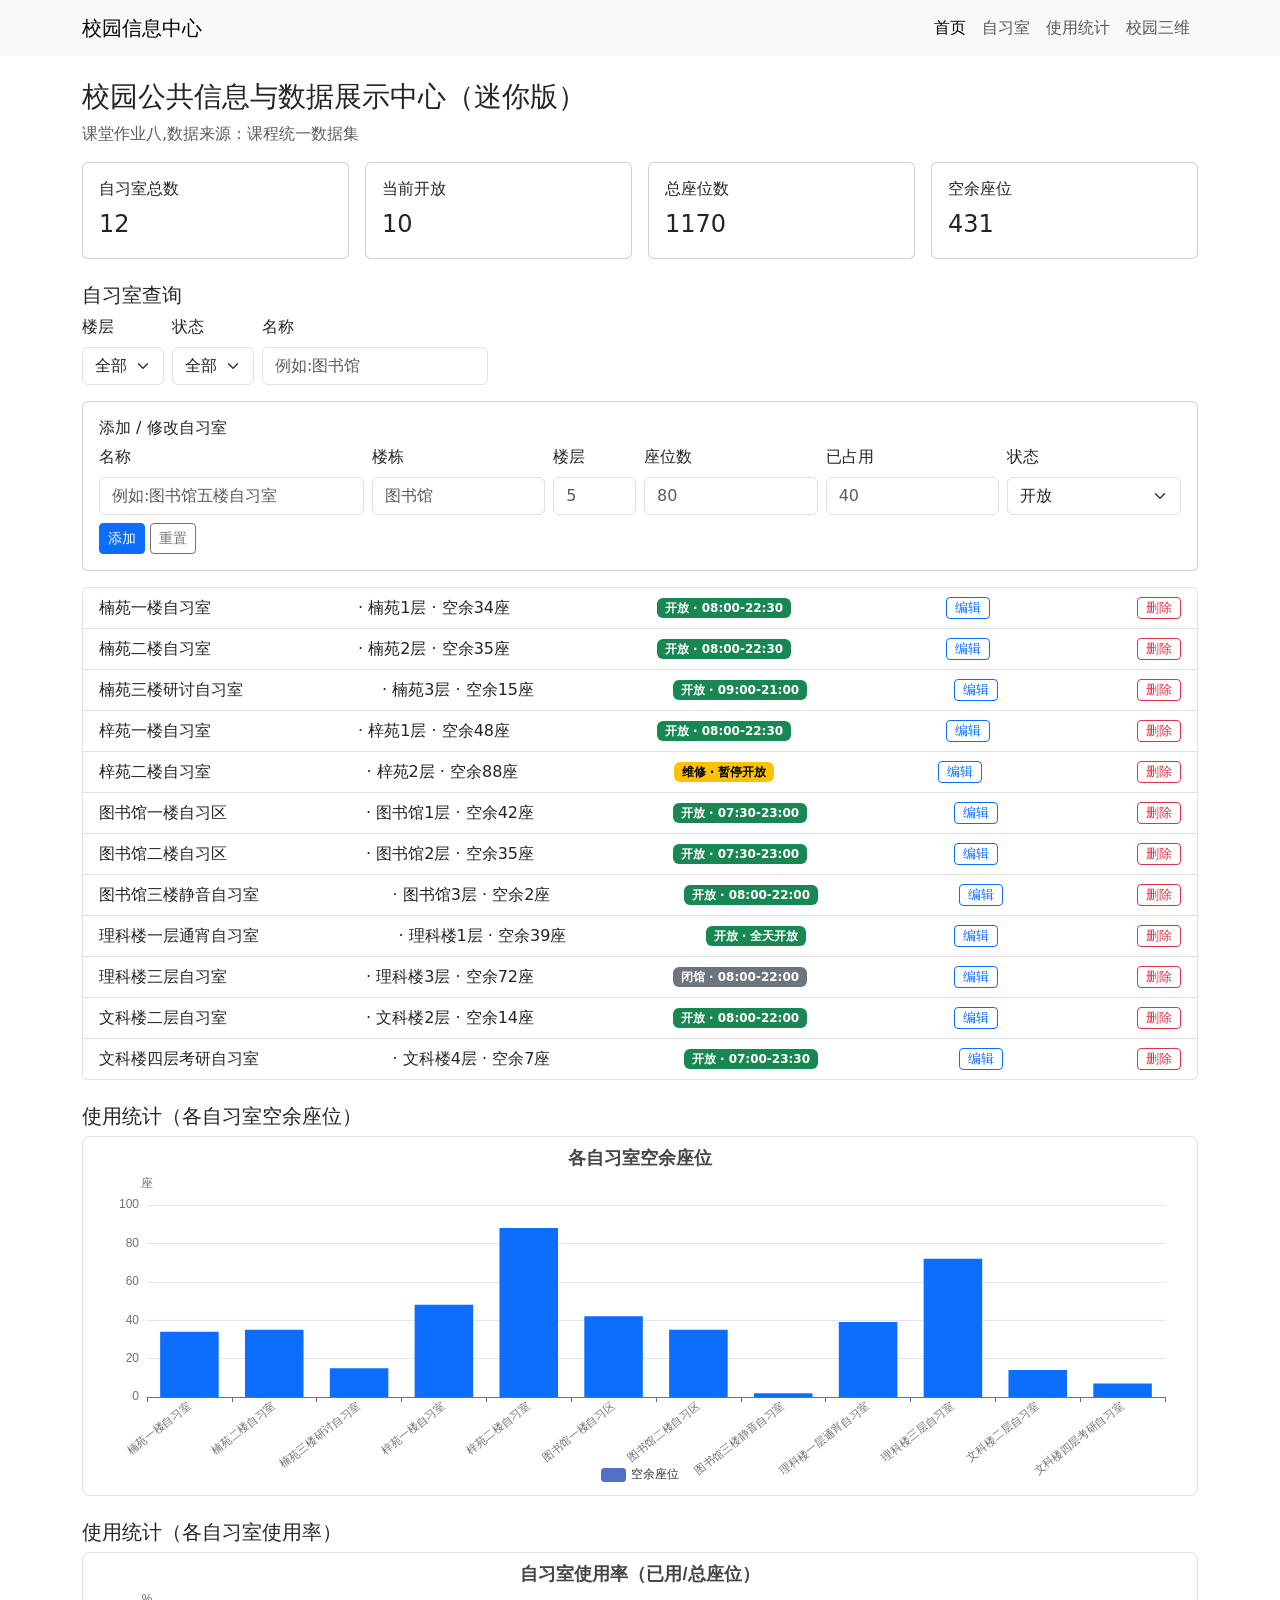
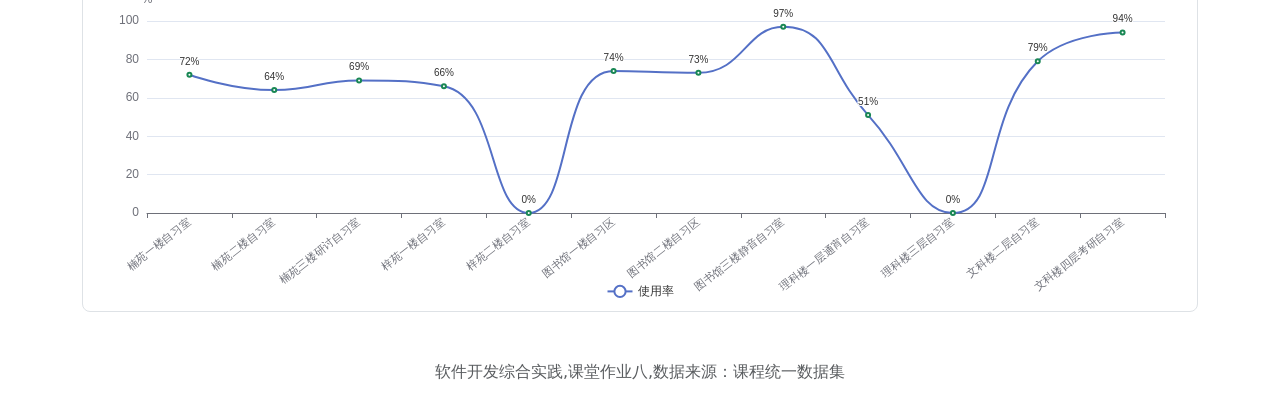
<file: index.html>
<!DOCTYPE html>
<html lang="zh-CN">
<head>
  <meta charset="UTF-8">
  <meta name="viewport" content="width=device-width, initial-scale=1.0">
  <title>校园信息中心（迷你版）</title>
  <link href="libs/bootstrap.min.css" rel="stylesheet">
  <link href="css/style.css" rel="stylesheet">
</head>
<body>
  <nav class="navbar navbar-expand-md bg-body-tertiary mb-4">
    <div class="container">
      <a class="navbar-brand" href="#home">校园信息中心</a>
      <div class="navbar-nav">
        <a class="nav-link active" href="#home">首页</a>
        <a class="nav-link" href="#rooms">自习室</a>
        <a class="nav-link" href="#stats">使用统计</a>
        <a class="nav-link" href="three-d/scene.html">校园三维</a>
      </div>
    </div>
  </nav>

  <main class="container">
    <section id="home" class="mb-4">
      <h1 class="h3">校园公共信息与数据展示中心（迷你版）</h1>
      <p class="text-muted">课堂作业八,数据来源：课程统一数据集</p>
      <div class="row g-3" id="summary-cards"></div>
    </section>

    <section id="rooms" class="mb-4">
      <h2 class="h5">自习室查询</h2>
      <div class="row g-2 mb-3">
        <div class="col-auto">
          <label for="floor-filter" class="form-label">楼层</label>
          <select id="floor-filter" class="form-select">
            <option value="all">全部</option>
            <option value="1">1层</option>
            <option value="2">2层</option>
            <option value="3">3层</option>
            <option value="4">4层</option>
          </select>
        </div>
        <div class="col-auto">
          <label for="status-filter" class="form-label">状态</label>
          <select id="status-filter" class="form-select">
            <option value="all">全部</option>
            <option value="开放">开放</option>
            <option value="闭馆">闭馆</option>
            <option value="维修">维修</option>
          </select>
        </div>
        <div class="col-auto">
          <label for="name-search" class="form-label">名称</label>
          <input id="name-search" class="form-control" type="text" placeholder="例如:图书馆">
        </div>
      </div>

      <div class="card mb-3">
        <div class="card-body">
          <h3 class="card-title h6">添加 / 修改自习室</h3>
          <form id="room-form">
            <div class="row g-2">
              <div class="col-md-3">
                <label for="r-name" class="form-label">名称</label>
                <input id="r-name" class="form-control" type="text" placeholder="例如:图书馆五楼自习室" required>
              </div>
              <div class="col-md-2">
                <label for="r-building" class="form-label">楼栋</label>
                <input id="r-building" class="form-control" type="text" placeholder="图书馆" required>
              </div>
              <div class="col-md-1">
                <label for="r-floor" class="form-label">楼层</label>
                <input id="r-floor" class="form-control" type="number" min="1" max="10" placeholder="5" required>
              </div>
              <div class="col-md-2">
                <label for="r-seats" class="form-label">座位数</label>
                <input id="r-seats" class="form-control" type="number" min="0" max="500" placeholder="80" required>
              </div>
              <div class="col-md-2">
                <label for="r-occupied" class="form-label">已占用</label>
                <input id="r-occupied" class="form-control" type="number" min="0" max="500" placeholder="40">
              </div>
              <div class="col-md-2">
                <label for="r-status" class="form-label">状态</label>
                <select id="r-status" class="form-select">
                  <option value="开放">开放</option>
                  <option value="闭馆">闭馆</option>
                  <option value="维修">维修</option>
                </select>
              </div>
            </div>
            <div class="mt-2">
              <button type="submit" class="btn btn-primary btn-sm">添加</button>
              <button type="button" id="r-reset" class="btn btn-outline-secondary btn-sm">重置</button>
              <span class="text-muted small ms-2" id="r-tip"></span>
            </div>
          </form>
        </div>
      </div>

      <ul id="room-list" class="list-group"></ul>
    </section>

    <section id="stats" class="mb-4">
      <h2 class="h5">使用统计（各自习室空余座位）</h2>
      <p id="status" class="alert alert-warning" style="display:none"></p>
      <div id="usage-chart" style="height:360px"></div>
      <h2 class="h5 mt-4">使用统计（各自习室使用率）</h2>
      <div id="rate-chart" style="height:360px"></div>
    </section>
  </main>

  <footer class="text-center text-muted py-4">
    软件开发综合实践,课堂作业八,数据来源：课程统一数据集
  </footer>

  <script src="libs/bootstrap.bundle.min.js"></script>
  <script src="libs/echarts.min.js"></script>
  <script src="js/app.js"></script>
</body>
</html>
</file>
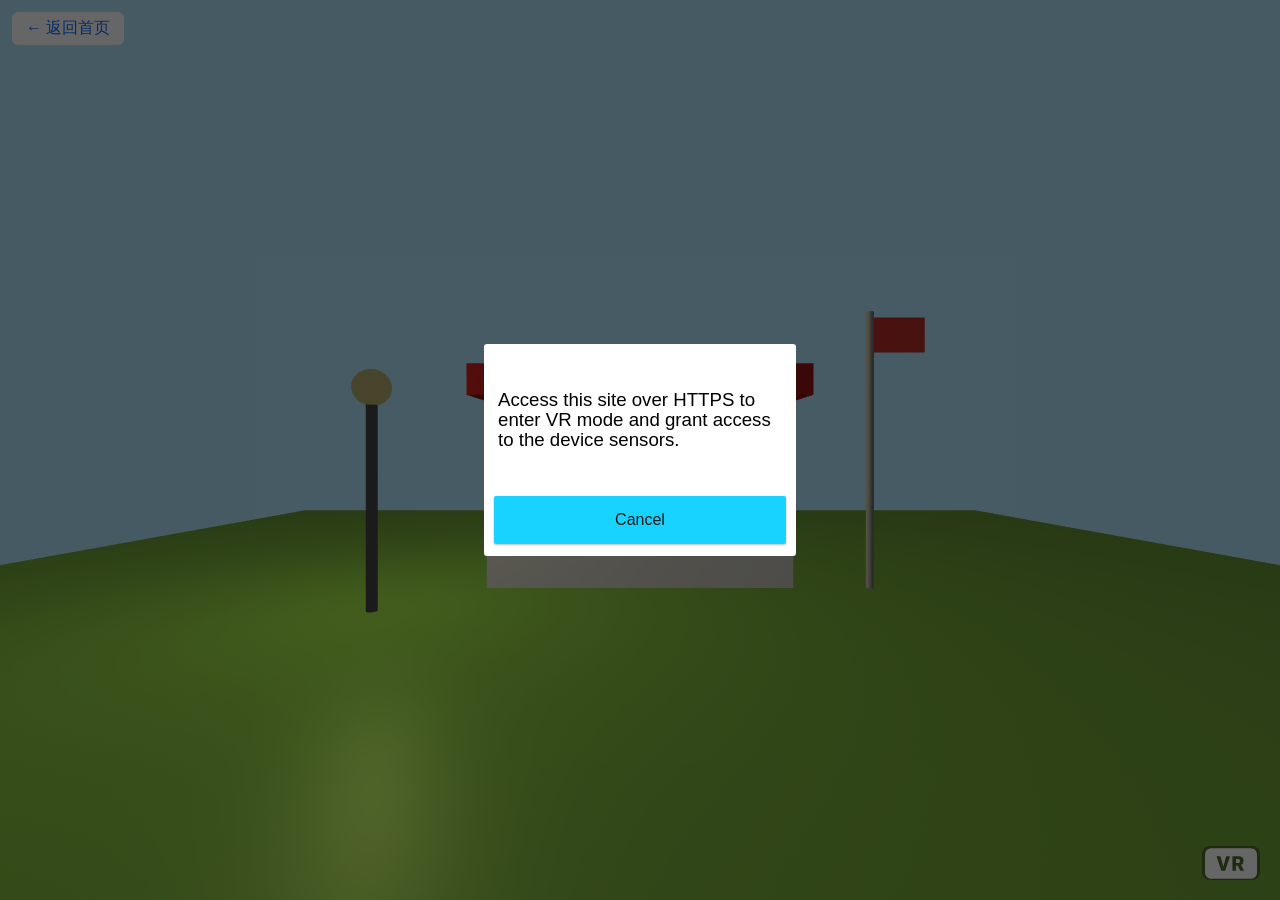
<file: three-d/scene.html>
<!DOCTYPE html>
<html lang="zh-CN">
<head>
  <meta charset="UTF-8">
  <title>校园角标</title>
  <style>
    .back {
      position: fixed; top: 12px; left: 12px; z-index: 9;
      background: #fff; padding: 6px 14px; border-radius: 6px;
      text-decoration: none; color: #0d6efd; font-family: sans-serif;
    }
  </style>
  <script src="../libs/aframe.min.js"></script>
</head>
<body>
  <a class="back" href="../index.html">← 返回首页</a>
  <a-scene>
    <!-- 环境 -->
    <a-sky color="#aee3f7"></a-sky>
    <a-plane
      position="0 0 -4" rotation="-90 0 0"
      width="20" height="20" color="#7cb342">
    </a-plane>

    <!-- 主体：教学楼（方盒+屋顶） -->
    <a-box position="0 1.2 -6" width="4" height="2.4" depth="2" color="#efeeee"></a-box>
    <a-box position="0 2.7 -6" width="4.4" height="0.4" depth="2.4" color="#b71c1c"></a-box>

    <!-- 旗杆与旗帜（旗帜带飘扬动画） -->
    <a-cylinder position="3 1.8 -5" radius="0.05" height="3.6" color="#9e9e9e"></a-cylinder>
    <a-box
      position="3.35 3.3 -5" width="0.7" height="0.45" depth="0.03" color="#e53935"
      animation="property: position; to: 3.4 3.3 -5; dir: alternate; dur: 900; loop: true">
    </a-box>

    <!-- 路灯：杆+发光球（点光源） -->
    <a-cylinder position="-3 1.2 -4" radius="0.06" height="2.4" color="#616161"></a-cylinder>
    <a-sphere position="-3 2.5 -4" radius="0.18" color="#fff59d"
              animation="property: scale; to: 1.3 1.3 1.3; dir: alternate; dur: 1200; loop: true">
    </a-sphere>
    <a-light type="point" position="-3 2.6 -4" color="#fff59d" intensity="0.6"></a-light>

    <!-- 环境光 -->
    <a-light type="ambient" color="#ffffff" intensity="0.7"></a-light>

    <!-- 相机初始位：稍远处平视校园 -->
    <a-camera position="0 1.8 2"></a-camera>
  </a-scene>
</body>
</html>
</file>
<file: css/style.css>
/* 自定义样式放在Bootstrap之后引入，保证可覆盖 */
#usage-chart,
#rate-chart {
  background: #fff;
  border: 1px solid #dee2e6;
  border-radius: 8px;
  padding: 8px;
}

#room-list li {
  display: flex;
  justify-content: space-between;
  align-items: center;
  flex-wrap: wrap;
  gap: 4px;
}
.room-name {
  cursor: pointer;
  font-weight: 500;
}
.room-name:hover {
  color: #f59e0b;
  text-decoration: underline;
}

/* CRUD 按钮组：让编辑/删除按钮靠右且不挤 */
#room-list .js-edit,
#room-list .js-del {
  padding: 0 8px;
  font-size: 13px;
  line-height: 1.5;
}

#r-tip {
  min-height: 20px;
}
</file>
